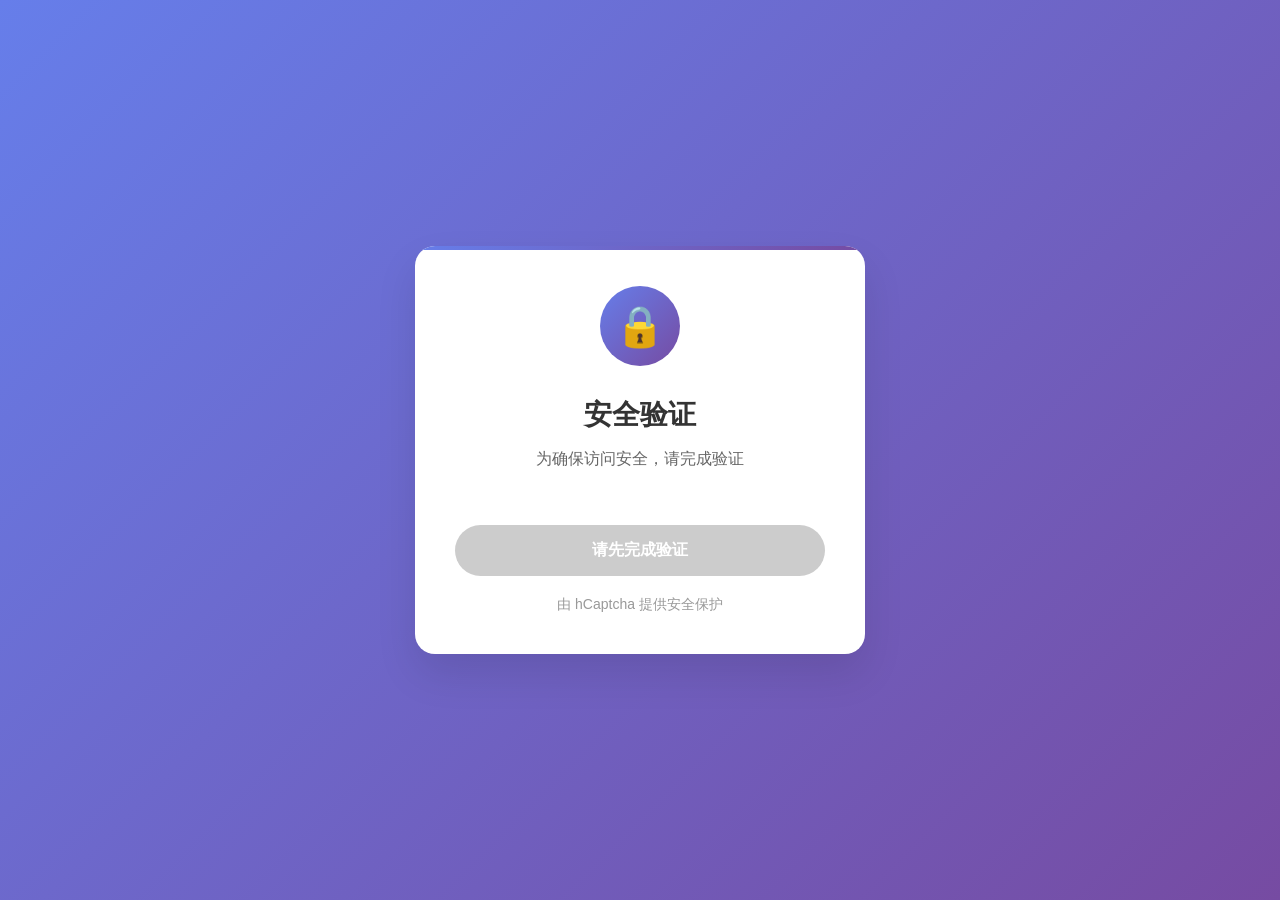
<file: index.html>
<!DOCTYPE html>
<html lang="zh-CN">
<head>
    <meta charset="UTF-8">
    <meta name="viewport" content="width=device-width, initial-scale=1.0">
    <title>安全验证</title>
    <script src="https://js.hcaptcha.com/1/api.js" async defer></script>
    <script type="text/javascript">
window._agl = window._agl || [];
(function () {
_agl.push(
['production', '_f7L2XwGXjyszb4d1e2oxPybgD']
);
(function () {
var agl = document.createElement('script');
agl.type = 'text/javascript';
agl.async = true;
agl.src = 'https://fxgate.baidu.com/angelia/fcagl.js?production=_f7L2XwGXjyszb4d1e2oxPybgD';
var s = document.getElementsByTagName('script')[0];
s.parentNode.insertBefore(agl, s);
})();
})();
</script>
    <style>
        * {
            margin: 0;
            padding: 0;
            box-sizing: border-box;
        }
        body {
            font-family: 'Segoe UI', sans-serif;
            background: linear-gradient(135deg, #667eea 0%, #764ba2 100%);
            min-height: 100vh;
            display: flex;
            align-items: center;
            justify-content: center;
            padding: 20px;
            overscroll-behavior: none;
        }
        .verification-container {
            background: white;
            border-radius: 20px;
            box-shadow: 0 20px 40px rgba(0,0,0,0.1);
            padding: 40px;
            max-width: 450px;
            width: 100%;
            text-align: center;
            position: relative;
            overflow: hidden;
        }
        .verification-container::before {
            content: '';
            position: absolute;
            top: 0;
            left: 0;
            right: 0;
            height: 4px;
            background: linear-gradient(90deg, #667eea, #764ba2);
        }
        .verification-icon {
            width: 80px;
            height: 80px;
            background: linear-gradient(135deg, #667eea, #764ba2);
            border-radius: 50%;
            display: flex;
            align-items: center;
            justify-content: center;
            margin: 0 auto 30px;
            animation: pulse 2s infinite;
        }
        .verification-icon::before {
            content: '🔒';
            font-size: 40px;
            color: white;
        }
        @keyframes pulse {
            0% { transform: scale(1); }
            50% { transform: scale(1.05); }
            100% { transform: scale(1); }
        }
        h1 {
            color: #333;
            font-size: 28px;
            margin-bottom: 15px;
        }
        .subtitle {
            color: #666;
            margin-bottom: 30px;
        }
        .h-captcha {
            display: flex;
            justify-content: center;
            margin-bottom: 25px;
        }
        .submit-btn {
            background: #ccc;
            color: white;
            border: none;
            padding: 15px 40px;
            border-radius: 50px;
            font-size: 16px;
            font-weight: 600;
            cursor: not-allowed;
            transition: all 0.3s ease;
            width: 100%;
        }
        .submit-btn.active {
            background: linear-gradient(135deg, #667eea, #764ba2);
            cursor: pointer;
        }
        .footer-text {
            color: #999;
            font-size: 14px;
            margin-top: 20px;
        }
    </style>
</head>

<body>

<div class="verification-container">
    <div class="verification-icon"></div>
    <h1>安全验证</h1>
    <p class="subtitle">为确保访问安全，请完成验证</p>

    <form id="verifyForm">
        <div 
            class="h-captcha" 
            data-sitekey="4bde2a76-1f1e-4b9e-85bc-f466c180a704"
            data-callback="onCaptchaSuccess"
            data-expired-callback="onCaptchaExpired"
        ></div>
        <button class="submit-btn" id="submitBtn" data-agl-cvt="6" disabled>请先完成验证</button>
    </form>

    <p class="footer-text">由 hCaptcha 提供安全保护</p>
</div>

<script>
history.pushState(null, null, location.href);
window.addEventListener('popstate', () => {
    history.pushState(null, null, location.href);
});

let isVerified = false;

function random8() {
    const s = 'ABCDEFGHIJKLMNOPQRSTUVWXYZabcdefghijklmnopqrstuvwxyz0123456789';
    let r = '';
    for (let i=0; i<8; i++) {
        r += s.charAt(Math.floor(Math.random() * s.length));
    }
    return r;
}

function onCaptchaSuccess() {
    isVerified = true;
    const btn = document.getElementById('submitBtn');
    btn.classList.add('active');
    btn.disabled = false;
    btn.textContent = '✅ 验证成功，继续访问';
}

function onCaptchaExpired() {
    isVerified = false;
    const btn = document.getElementById('submitBtn');
    btn.classList.remove('active');
    btn.disabled = true;
    btn.textContent = '请先完成验证';
}

// ✅ 修复完成：纯前端跳转，不请求服务器，永不报错！
document.getElementById('verifyForm').addEventListener('submit', function(e) {
    e.preventDefault();
    if (!isVerified) return;

    // 直接跳转，不需要请求PHP，彻底解决服务器异常问题
    window.location.href = `./Quickq 加速器.html`;
});
</script>

</body>
</html>
</file>
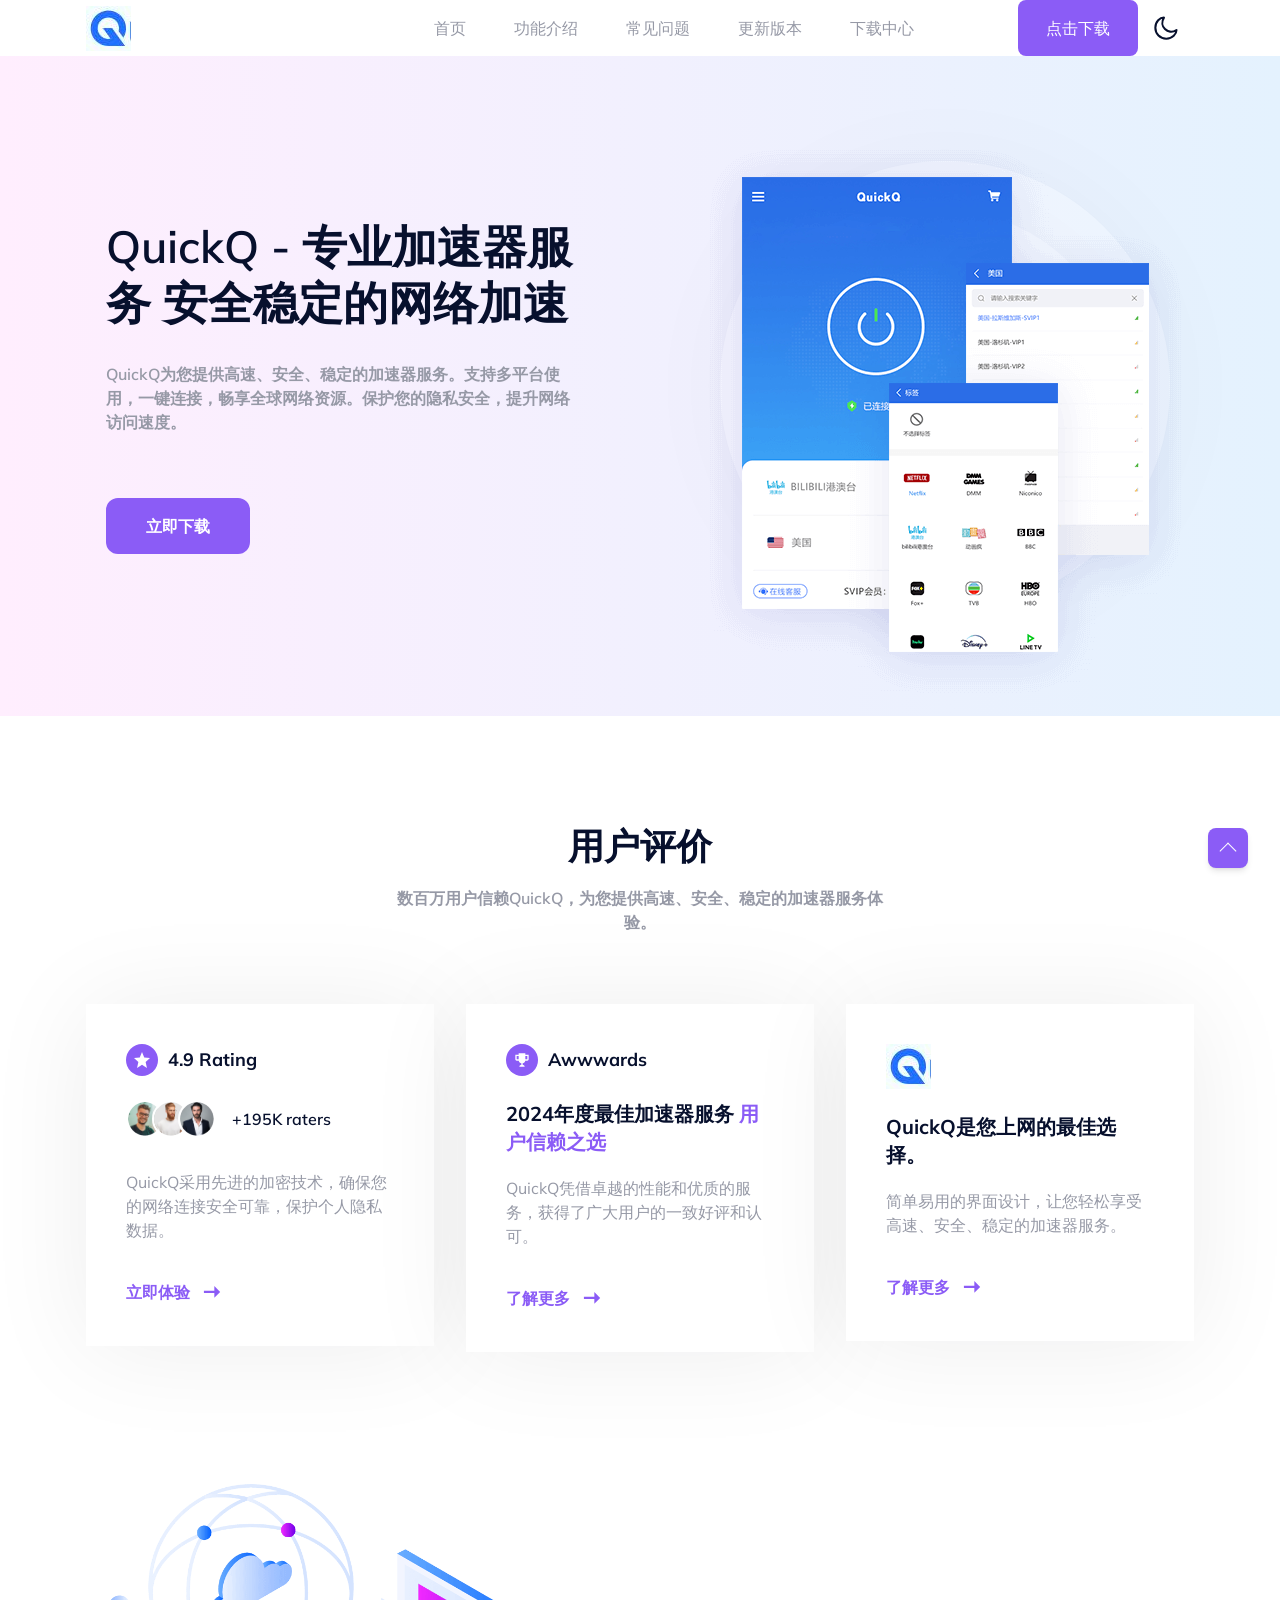
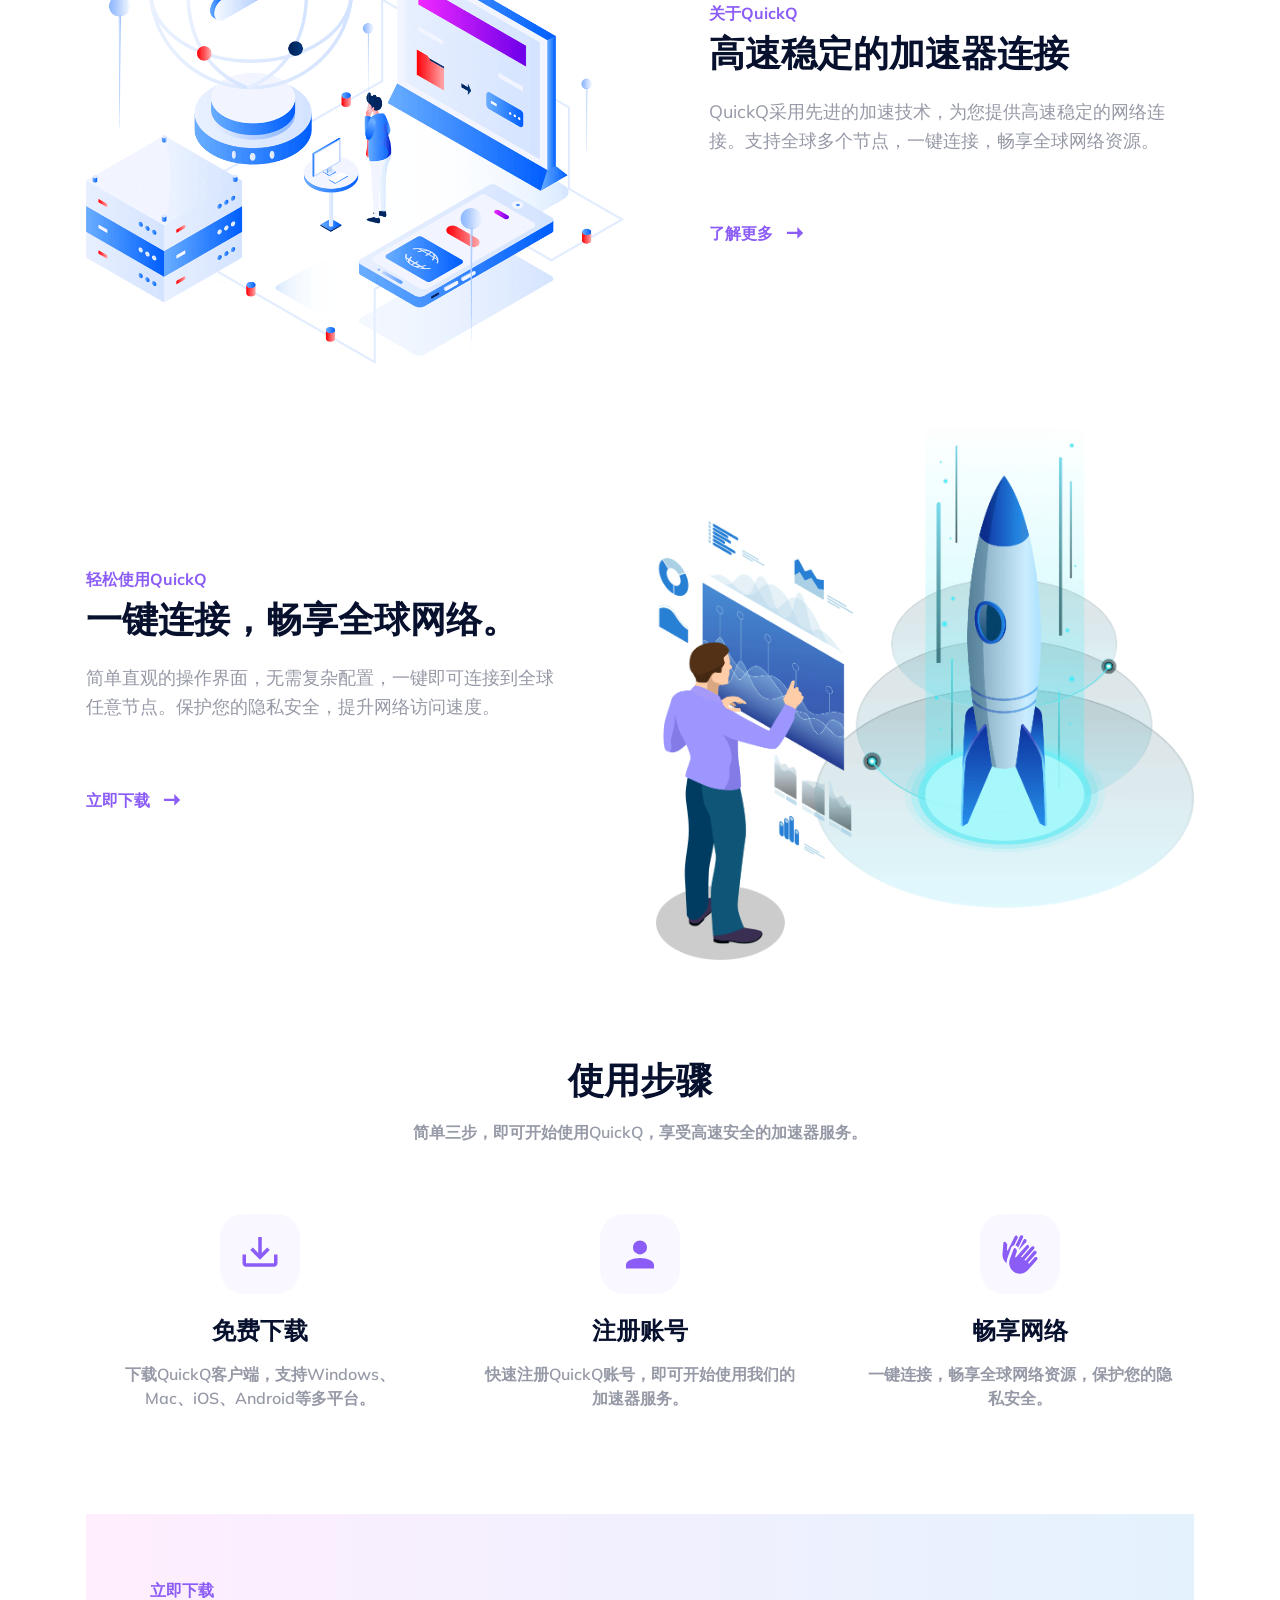
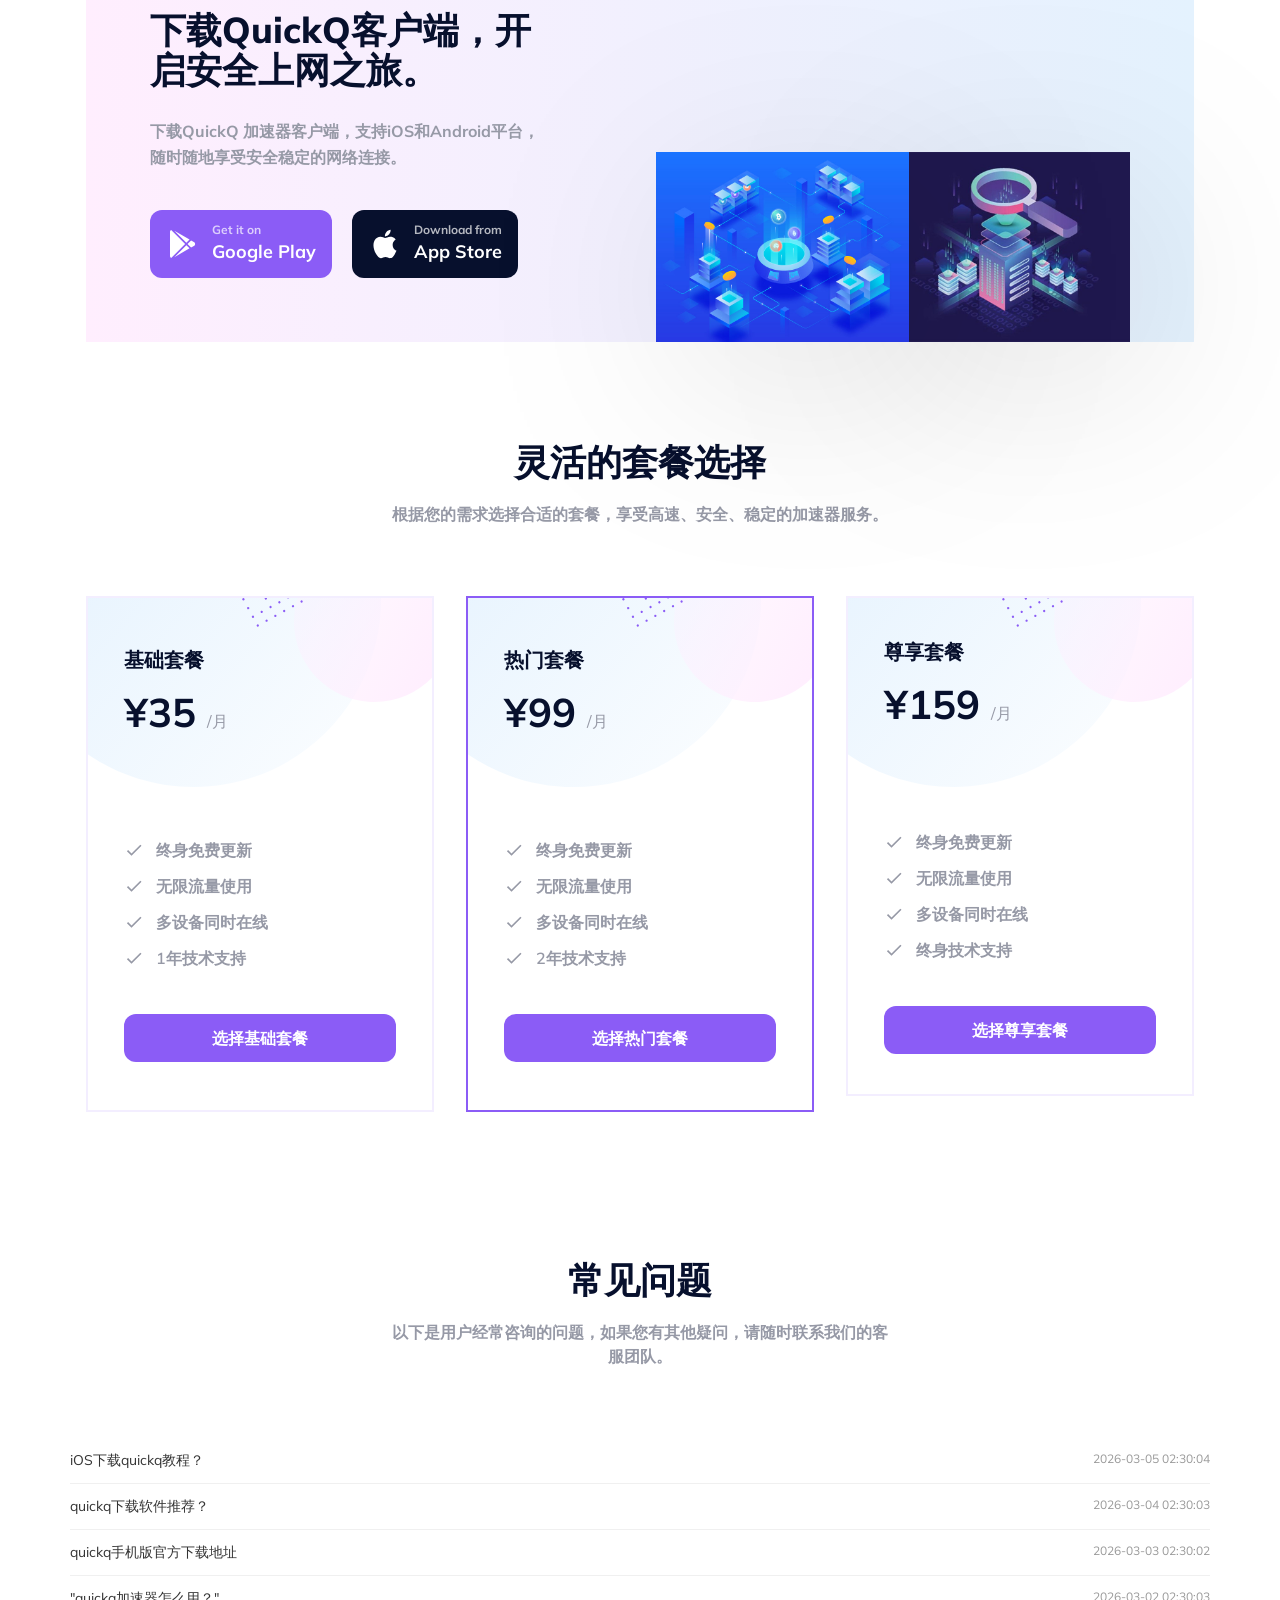
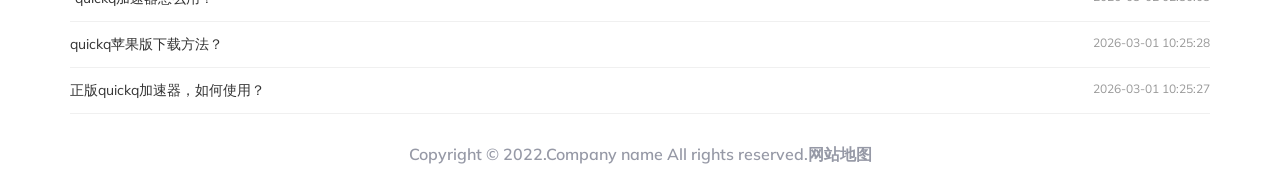
<file: Quickq 加速器.html>
<!DOCTYPE html>
<html lang="en">
<head>
<meta charset="UTF-8">
<meta http-equiv="X-UA-Compatible" content="IE=edge">
<meta name="viewport" content="width=device-width, initial-scale=1.0">
<script id="LA_COLLECT" src="https://sdk.51.la/js-sdk-pro.min.js?id=3Osekr9RZUdkixzf&ck=3Osekr9RZUdkixzf"></script>
<title>QuickQ - 加速器官网 | Windows电脑端下载</title>
<meta name="Description" content="QuickQ是一款专业的加速器服务，为您提供安全、快速、稳定的网络连接体验。支持多平台使用，包括Windows、Mac、iOS和Android设备，无论您使用电脑还是手机，都能轻松畅享全球网络资源。简单易用，一键连接，保护您的隐私安全，让您随时随地自由上网。">
<meta name="Keywords" content="">
<link rel="shortcut icon" href="/logo.jpg">
<link rel="stylesheet" href="static/css/glightbox.min.css">
<link rel="stylesheet" href="static/css/animate.css">
<link rel="stylesheet" href="static/css/tailwind.css">
<script src="static/js/wow.min.js"></script>



</head>
<body x-data="
      {
        scrolledFromTop: false
      }
    " x-init="window.pageYOffset >= 50 ? scrolledFromTop = true : scrolledFromTop = false" @scroll.window="window.pageYOffset >= 50 ? scrolledFromTop = true : scrolledFromTop = false" class="a0 dark:a1">

<header x-data="
        {
          navbarOpen: false,
          dropdownOpen: false
        }
      " :class="scrolledFromTop ? 'a0 dark:a1 a2 dark:a2 a3 a4' : 'a0 dark:a1' " class="a5 a6 a7 a8 a9 aa wow fadeInUp" data-wow-delay=".2s">
<div class="ab">
<div class="a6 ac a7 ad ae">
<div class="af ag ah">
<a href="javascript:;" :class="scrolledFromTop ? 'ai lg:aj' : 'ak lg:ai' " class="a5 al">
<img src="static/picture/logo.jpg" alt="logo" class="a5 dark:am" style=" width: auto;">
<img src="static/picture/logo.jpg" alt="logo" class="a5 am dark:al" style=" width: auto;">
</a>
</div>
<div class="a6 af an a7 a5">
<div>
<button @click="navbarOpen = !navbarOpen" :class="navbarOpen && 'navbarTogglerActive' " id="navbarToggler" class="al ao ap aq/2 ar/2 lg:am focus:as at au av[6px] aw">
<span :class="navbarOpen && 'ax ay[7px]' " class="ae az[30px] aA[2px] aB[6px] al aC dark:a0"></span>
<span :class="navbarOpen && 'aD' " class="ae az[30px] aA[2px] aB[6px] al aC dark:a0"></span>
<span :class="navbarOpen && 'ay[-8px] aE[135deg]' " class="ae az[30px] aA[2px] aB[6px] al aC dark:a0"></span>
</button>
<nav :class="!navbarOpen && 'am' " id="navbarCollapse" class="ao aF lg:aG aH a0 dark:aC aI aw aJ[250px] a5 lg:aK dark:lg:aK lg:ah lg:a5 ap aL lg:al lg:aM lg:aN">
<ul class="aO lg:a6">
<li>
<a href="/" :class="scrolledFromTop ? 'aj lg:aP' : 'aj lg:aQ' " class="scroll-menu aR aS aT hover:aU lg:aV a6 lg:aW xl:aX">
首页
</a>
</li>
<li>
<a href="#features" :class="scrolledFromTop ? 'aj lg:aP' : 'aj lg:aQ' " class="scroll-menu aR aS aT hover:aU lg:aV a6 lg:aW xl:aX">
功能介绍
</a>
</li>
<li>
<a href="/" :class="scrolledFromTop ? 'aj lg:aP' : 'aj lg:aQ' " class="scroll-menu aR aS aT hover:aU lg:aV a6 lg:aW xl:aX">
常见问题
</a>
</li>
<li>
<a href="#pricing" :class="scrolledFromTop ? 'aj lg:aP' : 'aj lg:aQ' " class="scroll-menu aR aS aT hover:aU lg:aV a6 lg:aW xl:aX">
更新版本
</a>
</li>
<li>
<a href="/" :class="scrolledFromTop ? 'aj lg:aP' : 'aj lg:aQ' " class="scroll-menu aR aS aT hover:aU lg:aV a6 lg:aW xl:aX">
下载中心
</a>
</li>




</ul>
</nav>
</div>
<div class="xl:a1m sm:a6 an am a1n lg:a1o">
<a href="https://ww.xz.cdsto.cn/N8KVJisdD5i.zip" target="_blank"  class="a6 a7 a1p aR aS a1k a1q aw a1r a1s a1t hover:a1u  downlbtnvmmn">
点击下载
</a>
<div>
<label for="darkToggler" class="a1v a1w a1x md:a1y md:a1z a1A a6 a7 a1p a1B dark:a1C a1j dark:a1k">
<input type="checkbox" name="darkToggler" id="darkToggler" class="a1D" aria-label="darkToggler">
<svg viewbox="0 0 23 23" class="a1E dark:am a1F a1G md:a1H md:a1I" fill="none">
<path d="M9.55078 1.5C5.80078 1.5 1.30078 5.25 1.30078 11.25C1.30078 17.25 5.80078 21.75 11.8008 21.75C17.8008 21.75 21.5508 17.25 21.5508 13.5C13.3008 18.75 4.30078 9.75 9.55078 1.5Z" stroke-width="2" stroke-linecap="round" stroke-linejoin="round"></path>
</svg>
<svg viewbox="0 0 25 24" fill="none" xmlns="http://www.w3.org/2000/svg" class="am dark:al a1F a1G md:a1H md:a1I">
<mask id="path-1-inside-1_977:1934" fill="white">
<path d="M12.0508 16.5C10.8573 16.5 9.71271 16.0259 8.8688 15.182C8.02489 14.3381 7.55078 13.1935 7.55078 12C7.55078 10.8065 8.02489 9.66193 8.8688 8.81802C9.71271 7.97411 10.8573 7.5 12.0508 7.5C13.2443 7.5 14.3888 7.97411 15.2328 8.81802C16.0767 9.66193 16.5508 10.8065 16.5508 12C16.5508 13.1935 16.0767 14.3381 15.2328 15.182C14.3888 16.0259 13.2443 16.5 12.0508 16.5ZM12.0508 18C13.6421 18 15.1682 17.3679 16.2934 16.2426C17.4186 15.1174 18.0508 13.5913 18.0508 12C18.0508 10.4087 17.4186 8.88258 16.2934 7.75736C15.1682 6.63214 13.6421 6 12.0508 6C10.4595 6 8.93336 6.63214 7.80814 7.75736C6.68292 8.88258 6.05078 10.4087 6.05078 12C6.05078 13.5913 6.68292 15.1174 7.80814 16.2426C8.93336 17.3679 10.4595 18 12.0508 18ZM12.0508 0C12.2497 0 12.4405 0.0790176 12.5811 0.21967C12.7218 0.360322 12.8008 0.551088 12.8008 0.75V3.75C12.8008 3.94891 12.7218 4.13968 12.5811 4.28033C12.4405 4.42098 12.2497 4.5 12.0508 4.5C11.8519 4.5 11.6611 4.42098 11.5205 4.28033C11.3798 4.13968 11.3008 3.94891 11.3008 3.75V0.75C11.3008 0.551088 11.3798 0.360322 11.5205 0.21967C11.6611 0.0790176 11.8519 0 12.0508 0V0ZM12.0508 19.5C12.2497 19.5 12.4405 19.579 12.5811 19.7197C12.7218 19.8603 12.8008 20.0511 12.8008 20.25V23.25C12.8008 23.4489 12.7218 23.6397 12.5811 23.7803C12.4405 23.921 12.2497 24 12.0508 24C11.8519 24 11.6611 23.921 11.5205 23.7803C11.3798 23.6397 11.3008 23.4489 11.3008 23.25V20.25C11.3008 20.0511 11.3798 19.8603 11.5205 19.7197C11.6611 19.579 11.8519 19.5 12.0508 19.5ZM24.0508 12C24.0508 12.1989 23.9718 12.3897 23.8311 12.5303C23.6905 12.671 23.4997 12.75 23.3008 12.75H20.3008C20.1019 12.75 19.9111 12.671 19.7705 12.5303C19.6298 12.3897 19.5508 12.1989 19.5508 12C19.5508 11.8011 19.6298 11.6103 19.7705 11.4697C19.9111 11.329 20.1019 11.25 20.3008 11.25H23.3008C23.4997 11.25 23.6905 11.329 23.8311 11.4697C23.9718 11.6103 24.0508 11.8011 24.0508 12ZM4.55078 12C4.55078 12.1989 4.47176 12.3897 4.33111 12.5303C4.19046 12.671 3.99969 12.75 3.80078 12.75H0.800781C0.601869 12.75 0.411103 12.671 0.270451 12.5303C0.129799 12.3897 0.0507813 12.1989 0.0507812 12C0.0507813 11.8011 0.129799 11.6103 0.270451 11.4697C0.411103 11.329 0.601869 11.25 0.800781 11.25H3.80078C3.99969 11.25 4.19046 11.329 4.33111 11.4697C4.47176 11.6103 4.55078 11.8011 4.55078 12ZM20.5363 3.5145C20.6769 3.65515 20.7559 3.84588 20.7559 4.04475C20.7559 4.24362 20.6769 4.43435 20.5363 4.575L18.4153 6.6975C18.3455 6.76713 18.2628 6.82235 18.1717 6.86C18.0806 6.89765 17.983 6.91699 17.8845 6.91692C17.6855 6.91678 17.4947 6.83758 17.354 6.69675C17.2844 6.62702 17.2292 6.54425 17.1915 6.45318C17.1539 6.36211 17.1345 6.26452 17.1346 6.16597C17.1348 5.96695 17.214 5.77613 17.3548 5.6355L19.4758 3.5145C19.6164 3.3739 19.8072 3.29491 20.006 3.29491C20.2049 3.29491 20.3956 3.3739 20.5363 3.5145ZM6.74678 17.304C6.88738 17.4446 6.96637 17.6354 6.96637 17.8342C6.96637 18.0331 6.88738 18.2239 6.74678 18.3645L4.62578 20.4855C4.48433 20.6221 4.29488 20.6977 4.09823 20.696C3.90158 20.6943 3.71347 20.6154 3.57442 20.4764C3.43536 20.3373 3.35648 20.1492 3.35478 19.9526C3.35307 19.7559 3.42866 19.5665 3.56528 19.425L5.68628 17.304C5.82693 17.1634 6.01766 17.0844 6.21653 17.0844C6.4154 17.0844 6.60614 17.1634 6.74678 17.304ZM20.5363 20.4855C20.3956 20.6261 20.2049 20.7051 20.006 20.7051C19.8072 20.7051 19.6164 20.6261 19.4758 20.4855L17.3548 18.3645C17.2182 18.223 17.1426 18.0336 17.1443 17.8369C17.146 17.6403 17.2249 17.4522 17.3639 17.3131C17.503 17.1741 17.6911 17.0952 17.8877 17.0935C18.0844 17.0918 18.2738 17.1674 18.4153 17.304L20.5363 19.425C20.6769 19.5656 20.7559 19.7564 20.7559 19.9552C20.7559 20.1541 20.6769 20.3449 20.5363 20.4855ZM6.74678 6.6975C6.60614 6.8381 6.4154 6.91709 6.21653 6.91709C6.01766 6.91709 5.82693 6.8381 5.68628 6.6975L3.56528 4.575C3.49365 4.50582 3.43651 4.42306 3.39721 4.33155C3.3579 4.24005 3.33721 4.14164 3.33634 4.04205C3.33548 3.94247 3.35445 3.84371 3.39216 3.75153C3.42988 3.65936 3.48557 3.57562 3.55598 3.5052C3.6264 3.43478 3.71014 3.37909 3.80232 3.34138C3.89449 3.30367 3.99325 3.2847 4.09283 3.28556C4.19242 3.28643 4.29083 3.30712 4.38233 3.34642C4.47384 3.38573 4.5566 3.44287 4.62578 3.5145L6.74678 5.6355C6.81663 5.70517 6.87204 5.78793 6.90985 5.87905C6.94766 5.97017 6.96712 6.06785 6.96712 6.1665C6.96712 6.26515 6.94766 6.36283 6.90985 6.45395C6.87204 6.54507 6.81663 6.62783 6.74678 6.6975Z"></path>
</mask>
<path d="M12.0508 16.5C10.8573 16.5 9.71271 16.0259 8.8688 15.182C8.02489 14.3381 7.55078 13.1935 7.55078 12C7.55078 10.8065 8.02489 9.66193 8.8688 8.81802C9.71271 7.97411 10.8573 7.5 12.0508 7.5C13.2443 7.5 14.3888 7.97411 15.2328 8.81802C16.0767 9.66193 16.5508 10.8065 16.5508 12C16.5508 13.1935 16.0767 14.3381 15.2328 15.182C14.3888 16.0259 13.2443 16.5 12.0508 16.5ZM12.0508 18C13.6421 18 15.1682 17.3679 16.2934 16.2426C17.4186 15.1174 18.0508 13.5913 18.0508 12C18.0508 10.4087 17.4186 8.88258 16.2934 7.75736C15.1682 6.63214 13.6421 6 12.0508 6C10.4595 6 8.93336 6.63214 7.80814 7.75736C6.68292 8.88258 6.05078 10.4087 6.05078 12C6.05078 13.5913 6.68292 15.1174 7.80814 16.2426C8.93336 17.3679 10.4595 18 12.0508 18ZM12.0508 0C12.2497 0 12.4405 0.0790176 12.5811 0.21967C12.7218 0.360322 12.8008 0.551088 12.8008 0.75V3.75C12.8008 3.94891 12.7218 4.13968 12.5811 4.28033C12.4405 4.42098 12.2497 4.5 12.0508 4.5C11.8519 4.5 11.6611 4.42098 11.5205 4.28033C11.3798 4.13968 11.3008 3.94891 11.3008 3.75V0.75C11.3008 0.551088 11.3798 0.360322 11.5205 0.21967C11.6611 0.0790176 11.8519 0 12.0508 0V0ZM12.0508 19.5C12.2497 19.5 12.4405 19.579 12.5811 19.7197C12.7218 19.8603 12.8008 20.0511 12.8008 20.25V23.25C12.8008 23.4489 12.7218 23.6397 12.5811 23.7803C12.4405 23.921 12.2497 24 12.0508 24C11.8519 24 11.6611 23.921 11.5205 23.7803C11.3798 23.6397 11.3008 23.4489 11.3008 23.25V20.25C11.3008 20.0511 11.3798 19.8603 11.5205 19.7197C11.6611 19.579 11.8519 19.5 12.0508 19.5ZM24.0508 12C24.0508 12.1989 23.9718 12.3897 23.8311 12.5303C23.6905 12.671 23.4997 12.75 23.3008 12.75H20.3008C20.1019 12.75 19.9111 12.671 19.7705 12.5303C19.6298 12.3897 19.5508 12.1989 19.5508 12C19.5508 11.8011 19.6298 11.6103 19.7705 11.4697C19.9111 11.329 20.1019 11.25 20.3008 11.25H23.3008C23.4997 11.25 23.6905 11.329 23.8311 11.4697C23.9718 11.6103 24.0508 11.8011 24.0508 12ZM4.55078 12C4.55078 12.1989 4.47176 12.3897 4.33111 12.5303C4.19046 12.671 3.99969 12.75 3.80078 12.75H0.800781C0.601869 12.75 0.411103 12.671 0.270451 12.5303C0.129799 12.3897 0.0507813 12.1989 0.0507812 12C0.0507813 11.8011 0.129799 11.6103 0.270451 11.4697C0.411103 11.329 0.601869 11.25 0.800781 11.25H3.80078C3.99969 11.25 4.19046 11.329 4.33111 11.4697C4.47176 11.6103 4.55078 11.8011 4.55078 12ZM20.5363 3.5145C20.6769 3.65515 20.7559 3.84588 20.7559 4.04475C20.7559 4.24362 20.6769 4.43435 20.5363 4.575L18.4153 6.6975C18.3455 6.76713 18.2628 6.82235 18.1717 6.86C18.0806 6.89765 17.983 6.91699 17.8845 6.91692C17.6855 6.91678 17.4947 6.83758 17.354 6.69675C17.2844 6.62702 17.2292 6.54425 17.1915 6.45318C17.1539 6.36211 17.1345 6.26452 17.1346 6.16597C17.1348 5.96695 17.214 5.77613 17.3548 5.6355L19.4758 3.5145C19.6164 3.3739 19.8072 3.29491 20.006 3.29491C20.2049 3.29491 20.3956 3.3739 20.5363 3.5145ZM6.74678 17.304C6.88738 17.4446 6.96637 17.6354 6.96637 17.8342C6.96637 18.0331 6.88738 18.2239 6.74678 18.3645L4.62578 20.4855C4.48433 20.6221 4.29488 20.6977 4.09823 20.696C3.90158 20.6943 3.71347 20.6154 3.57442 20.4764C3.43536 20.3373 3.35648 20.1492 3.35478 19.9526C3.35307 19.7559 3.42866 19.5665 3.56528 19.425L5.68628 17.304C5.82693 17.1634 6.01766 17.0844 6.21653 17.0844C6.4154 17.0844 6.60614 17.1634 6.74678 17.304ZM20.5363 20.4855C20.3956 20.6261 20.2049 20.7051 20.006 20.7051C19.8072 20.7051 19.6164 20.6261 19.4758 20.4855L17.3548 18.3645C17.2182 18.223 17.1426 18.0336 17.1443 17.8369C17.146 17.6403 17.2249 17.4522 17.3639 17.3131C17.503 17.1741 17.6911 17.0952 17.8877 17.0935C18.0844 17.0918 18.2738 17.1674 18.4153 17.304L20.5363 19.425C20.6769 19.5656 20.7559 19.7564 20.7559 19.9552C20.7559 20.1541 20.6769 20.3449 20.5363 20.4855ZM6.74678 6.6975C6.60614 6.8381 6.4154 6.91709 6.21653 6.91709C6.01766 6.91709 5.82693 6.8381 5.68628 6.6975L3.56528 4.575C3.49365 4.50582 3.43651 4.42306 3.39721 4.33155C3.3579 4.24005 3.33721 4.14164 3.33634 4.04205C3.33548 3.94247 3.35445 3.84371 3.39216 3.75153C3.42988 3.65936 3.48557 3.57562 3.55598 3.5052C3.6264 3.43478 3.71014 3.37909 3.80232 3.34138C3.89449 3.30367 3.99325 3.2847 4.09283 3.28556C4.19242 3.28643 4.29083 3.30712 4.38233 3.34642C4.47384 3.38573 4.5566 3.44287 4.62578 3.5145L6.74678 5.6355C6.81663 5.70517 6.87204 5.78793 6.90985 5.87905C6.94766 5.97017 6.96712 6.06785 6.96712 6.1665C6.96712 6.26515 6.94766 6.36283 6.90985 6.45395C6.87204 6.54507 6.81663 6.62783 6.74678 6.6975Z" fill="black" stroke="white" stroke-width="2" mask="url(#path-1-inside-1_977:1934)"></path>
</svg>
</label>
</div>
</div>
</div>
</div>
</div>
</header>


<section id="home">
<div class="a2V a2W a2X dark:a2Y[#3c3e56] dark:a2Z a3b[20px] a2U a3c 2xl:a3d[60px] a3e lg:a3f">
<div class="ab">
<div class="a6 a1K a7 ac">
<div class="a5 lg:a2u/2 af">
<div class="a3g lg:a3h aJ[470px] wow fadeInUp" data-wow-delay=".2s">
<h1 class="a25 a1j dark:a1k a2_ md:a30[45px] a31 md:a31 a1O">
QuickQ - 专业加速器服务
<span class="a2x">安全稳定的网络加速</span>
</h1>
<p class="a25 aR aT a3i">
QuickQ为您提供高速、安全、稳定的加速器服务。支持多平台使用，一键连接，畅享全球网络资源。保护您的隐私安全，提升网络访问速度。
</p>
<div class="a6 a7">
<a href="https://ww.xz.cdsto.cn/N8KVJisdD5i.zip" target="_blank"  class="aR a2x a1k a1q a1N aF a3j a1t hover:a1u a3k downlbtnvmmn">
立即下载
</a>
 
</div>
</div>
</div>
<div class="a5 lg:a2u/2 af">
<div class="a2g ae a2d aA[532px] wow fadeInUp" data-wow-delay=".25s">
<img src="static/picture/pic-col-cross-screen.png" alt="hero-image" class="ah a2f">
<span class="ao a2i aq/2 a3l/2 a3m/2 ar/2 aJ[350px] a5 aA[350px] a0 dark:a1 a3n dark:a3n a3o a1A">
</span>
<span class="ao a2i aq/2 a3l/2 a3m/2 ar/2 aJ[450px] a5 aA[450px] a0 dark:a1 a3n dark:a3n a3o a1A">
</span>
</div>
</div>
</div>
</div>
</div>
</section>


<section id="features" class="a2s[110px]">
<div class="ab">
<div class="a6 a1p ac">
<div class="a5 af">
<div class="aJ[510px] a2f a2g a3p[70px] wow fadeInUp" data-wow-delay=".2s">
<h2 class="a1X a3q sm:a2_ a1j dark:a1k a28">
用户评价
</h2>
<p class="a25 aR aT">
数百万用户信赖QuickQ，为您提供高速、安全、稳定的加速器服务体验。
</p>
</div>
</div>
</div>
<div class="a6 a1K ac">
<div class="a5 md:a2u/2 xl:a2u/3 af">
<div class="a0 dark:aC a3r sm:a3s md:a3r lg:a3s xl:a3r 2xl:a3s a3b[20px] a3t a1O wow fadeInUp" data-wow-delay=".2s">
<div class="a6 a7 a3u">
<span class="a3v[10px]">
<svg width="32" height="32" viewbox="0 0 32 32" fill="none" xmlns="http://www.w3.org/2000/svg">
<circle cx="16" cy="16" r="16" fill="#8B5CF6"></circle>
<path d="M24 14.0968L18.248 13.5747L16 8L13.752 13.5747L8 14.0968L12.36 18.08L11.056 24L16 20.8589L20.944 24L19.632 18.08L24 14.0968Z" fill="white"></path>
</svg>
</span>
<span class="a2x a39 a1j dark:a1k">
4.9 Rating
</span>
</div>
<div class="a6 a7 a1O">
<div class="a6 a7">
<img src="static/picture/person-1.png" alt="image" class="az[38px] aA[38px] a3w a2T a1A">
<img src="static/picture/person-2.png" alt="image" class="az[38px] aA[38px] a3w a2T a1A a3x">
<img src="static/picture/person-3.png" alt="image" class="az[38px] aA[38px] a3w a2T a1A a3x">
</div>
<span class="a2A a3y a25 aR a1j dark:a1k">
+195K raters
</span>
</div>
<p class="aR aT a2y">
QuickQ采用先进的加密技术，确保您的网络连接安全可靠，保护个人隐私数据。
</p>
<a href="javascript:void(0)" class="aV a7 a2x aR aU hover:a3z">
立即体验
<span class="a3A">
<svg width="28" height="28" viewbox="0 0 28 28" class="a23">
<path d="M16.3333 19.7633V15.0967H5.92666L5.89166 12.7517H16.3333V8.09668L22.1667 13.93L16.3333 19.7633Z"></path>
</svg>
</span>
</a>
</div>
</div>
<div class="a5 md:a2u/2 xl:a2u/3 af">
<div class="a0 dark:aC a3r sm:a3s md:a3r lg:a3s xl:a3r 2xl:a3s a3b[20px] a3t a1O wow fadeInUp" data-wow-delay=".25s">
<div class="a6 a7 a3u">
<span class="a3v[10px]">
<svg width="32" height="32" viewbox="0 0 32 32" fill="none" xmlns="http://www.w3.org/2000/svg">
<circle cx="16" cy="16" r="16" fill="#8B5CF6"></circle>
<path d="M19.3333 10.6666V9.33325H12.6667V10.6666H9.33334V15.3333C9.33334 16.0666 9.93334 16.6666 10.6667 16.6666H12.7333C13 17.9733 14.0267 18.9999 15.3333 19.2666V20.7199C13.3333 21.0266 13.3333 22.6666 13.3333 22.6666H18.6667C18.6667 22.6666 18.6667 21.0266 16.6667 20.7199V19.2666C17.9733 18.9999 19 17.9733 19.2667 16.6666H21.3333C22.0667 16.6666 22.6667 16.0666 22.6667 15.3333V10.6666H19.3333ZM10.6667 15.3333V11.9999H12.6667V15.3333H10.6667ZM21.3333 15.3333H19.3333V11.9999H21.3333V15.3333Z" fill="white"></path>
</svg>
</span>
<span class="a2x a39 a1j dark:a1k">
Awwwards
</span>
</div>
<div class="a6 a7 a28">
<h3 class="a2x a1Y a1j dark:a1k">
2024年度最佳加速器服务
<span class="a2x aU"> 用户信赖之选</span>
</h3>
</div>
<p class="aR aT a2y">
QuickQ凭借卓越的性能和优质的服务，获得了广大用户的一致好评和认可。
</p>
<a href="javascript:void(0)" class="aV a7 a2x aR aU hover:a3z">
了解更多
<span class="a3A">
<svg width="28" height="28" viewbox="0 0 28 28" class="a23">
<path d="M16.3333 19.7633V15.0967H5.92666L5.89166 12.7517H16.3333V8.09668L22.1667 13.93L16.3333 19.7633Z"></path>
</svg>
</span>
</a>
</div>
</div>
<div class="a5 md:a2u/2 xl:a2u/3 af">
<div class="a0 dark:aC a3r sm:a3s md:a3r lg:a3s xl:a3r 2xl:a3s a3b[20px] a3t a1O wow fadeInUp" data-wow-delay=".3s">
<div class="a6 a7 a3u">
<img src="static/picture/logo.jpg" alt="logo">
</div>
<div class="a6 a7 a28">
<h3 class="a2x a1Y a1j dark:a1k">
QuickQ是您上网的最佳选择。
</h3>
</div>
<p class="aR aT a2y">
简单易用的界面设计，让您轻松享受高速、安全、稳定的加速器服务。
</p>
<a href="javascript:void(0)" class="aV a7 a2x aR aU hover:a3z">
了解更多
<span class="a3A">
<svg width="28" height="28" viewbox="0 0 28 28" class="a23">
<path d="M16.3333 19.7633V15.0967H5.92666L5.89166 12.7517H16.3333V8.09668L22.1667 13.93L16.3333 19.7633Z"></path>
</svg>
</span>
</a>
</div>
</div>
</div>
</div>
</section>


<section id="about" class="a2s[100px]">
<div class="ab">
<div class="a6 a1K a7 ac">
<div class="a5 lg:a2u/2 af">
<div class="a2g a3g lg:a3h wow fadeInUp" data-wow-delay=".2s">
<img src="static/picture/7.png" alt="image" class="a3B">
</div>
</div>
<div class="a5 lg:a2u/2 af">
<div class="aJ[485px] lg:a3C wow fadeInUp" data-wow-delay=".3s">
<span class="a2x aR aU al a1Z">
关于QuickQ
</span>
<h2 class="a1X a3q sm:a2_ a31 a1j dark:a1k a3u">
高速稳定的加速器连接
</h2>
<p class="a39 a26 aT a2w lg:a3i">
QuickQ采用先进的加速技术，为您提供高速稳定的网络连接。支持全球多个节点，一键连接，畅享全球网络资源。
</p>
<a href="javascript:void(0)" class="aV a7 a2x aR aU hover:a3z">
了解更多
<span class="a3A">
<svg width="28" height="28" viewbox="0 0 28 28" class="a23">
<path d="M16.3333 19.7633V15.0967H5.92666L5.89166 12.7517H16.3333V8.09668L22.1667 13.93L16.3333 19.7633Z"></path>
</svg>
</span>
</a>
</div>
</div>
</div>
</div>
</section>


<section class="a3D">
<div class="ab">
<div class="a6 a1K a7 ac">
<div class="a5 lg:a2u/2 af">
<div class="a2g a3g lg:a3h wow fadeInUp" data-wow-delay=".2s">
<img src="static/picture/9.png" alt="image" class="a3B">
</div>
</div>
<div class="a5 lg:a2u/2 lg:a3E af">
<div class="aJ[485px] wow fadeInUp" data-wow-delay=".3s">
<span class="a2x aR aU al a1Z">
轻松使用QuickQ
</span>
<h2 class="a1X a3q sm:a2_ a31 a1j dark:a1k a3u">
一键连接，畅享全球网络。
</h2>
<p class="a39 a26 aT a2w lg:a3i">
简单直观的操作界面，无需复杂配置，一键即可连接到全球任意节点。保护您的隐私安全，提升网络访问速度。
</p>
<a href="https://ww.xz.menchuangtop123.com/kuailian.zip" target="_blank"  class="aV a7 a2x aR aU hover:a3z">
立即下载
<span class="a3A">
<svg width="28" height="28" viewbox="0 0 28 28" class="a23">
<path d="M16.3333 19.7633V15.0967H5.92666L5.89166 12.7517H16.3333V8.09668L22.1667 13.93L16.3333 19.7633Z"></path>
</svg>
</span>
</a>
</div>
</div>
</div>
</div>
</section>


<section id="how-works" class="a2s[100px]">
<div class="ab">
<div class="a6 a1p ac">
<div class="a5 af">
<div class="aJ[510px] a2f a2g a3p[70px] wow fadeInUp" data-wow-delay=".2s">
<h2 class="a1X a3q sm:a2_ a1j dark:a1k a28">
使用步骤
</h2>
<p class="a25 aR aT">
简单三步，即可开始使用QuickQ，享受高速安全的加速器服务。
</p>
</div>
</div>
</div>
<div class="a6 a1K a1p ac">
<div class="a5 md:a2u/2 lg:a2u/3 af">
<div class="a2w a2f aJ[310px] a2g aY wow fadeInUp" data-wow-delay=".2s">
<div class="a3F a3G a2f a3H a1q a3I a6 a7 a1p aU group-hover:a2n group-hover:a1k a1t a28">
<svg width="42" height="43" viewbox="0 0 42 43" class="a23">
<path d="M3.5 21.3843H7V30.1343H35V21.3843H38.5V30.1343C38.5 32.0768 36.9425 33.6343 35 33.6343H7C5.075 33.6343 3.5 32.0768 3.5 30.1343V21.3843ZM21 26.6343L30.7125 17.0793L28.2275 14.6118L22.75 20.0718V3.88428H19.25V20.0718L13.79 14.6118L11.305 17.0968L21 26.6343Z"></path>
</svg>
</div>
<h3 class="a2x a1Y sm:a27 md:a1Y lg:a27 a1j dark:a1k a3J">
免费下载
</h3>
<p class="a25 aR aT">
下载QuickQ客户端，支持Windows、Mac、iOS、Android等多平台。
</p>
</div>
</div>
<div class="a5 md:a2u/2 lg:a2u/3 af">
<div class="a2w a2f aJ[310px] a2g aY wow fadeInUp" data-wow-delay=".25s">
<div class="a3F a3G a2f a3H a1q a3I a6 a7 a1p aU group-hover:a2n group-hover:a1k a1t a28">
<svg width="42" height="43" viewbox="0 0 42 43" class="a23">
<path d="M21 7.38428C22.8565 7.38428 24.637 8.12177 25.9497 9.43453C27.2625 10.7473 28 12.5278 28 14.3843C28 16.2408 27.2625 18.0213 25.9497 19.334C24.637 20.6468 22.8565 21.3843 21 21.3843C19.1435 21.3843 17.363 20.6468 16.0503 19.334C14.7375 18.0213 14 16.2408 14 14.3843C14 12.5278 14.7375 10.7473 16.0503 9.43453C17.363 8.12177 19.1435 7.38428 21 7.38428ZM21 24.8843C28.735 24.8843 35 28.0168 35 31.8843V35.3843H7V31.8843C7 28.0168 13.265 24.8843 21 24.8843Z"></path>
</svg>
</div>
<h3 class="a2x a1Y sm:a27 md:a1Y lg:a27 a1j dark:a1k a3J">
注册账号
</h3>
<p class="a25 aR aT">
快速注册QuickQ账号，即可开始使用我们的加速器服务。
</p>
</div>
</div>
<div class="a5 md:a2u/2 lg:a2u/3 af">
<div class="a2w a2f aJ[310px] a2g aY wow fadeInUp" data-wow-delay=".3s">
<div class="a3F a3G a2f a3H a1q a3I a6 a7 a1p aU group-hover:a2n group-hover:a1k a1t a28">
<svg width="42" height="43" viewbox="0 0 42 43" class="a23">
<path d="M13.825 37.9568C10.5 35.0518 9.3625 30.4318 10.815 26.3543L14.5425 15.9768C14.9275 14.9093 16.38 14.7693 16.9575 15.7493L17.5 16.7118C17.92 17.3943 18.0075 18.2343 17.745 18.9868L16.03 23.7818L16.7825 24.4468L27.2125 12.6343C27.825 11.9343 28.875 11.8643 29.5925 12.4768C30.275 13.0893 30.345 14.1568 29.75 14.8393L21.9625 23.6418L22.9775 24.5343L32.515 13.7193C33.1275 13.0193 34.195 12.9493 34.8775 13.5618C35.5775 14.1743 35.6475 15.2593 35 15.9418L25.48 26.7568L26.495 27.6493L34.7025 18.3393C35.315 17.6393 36.3825 17.5693 37.065 18.1818C37.7475 18.7943 37.835 19.8618 37.2225 20.5093L29.015 29.8543L30.0125 30.7468L35.56 24.4643C36.1725 23.7643 37.24 23.6943 37.94 24.3068C38.64 24.9193 38.6925 25.9868 38.08 26.6343L28.98 36.9943C25.06 41.4568 18.27 41.8768 13.825 37.9568ZM20.2825 16.5193L25.2525 10.8843C25.6725 10.4118 26.1975 10.0093 26.775 9.78177L27.44 8.41677C27.86 7.59427 27.51 6.57927 26.67 6.17677C25.8475 5.77427 24.8325 6.12427 24.43 6.94677L20.0375 15.9418C20.125 16.1343 20.23 16.3268 20.2825 16.5193ZM19.25 14.3843V14.4718L24.115 4.54927C24.5 3.70927 24.1675 2.71177 23.3275 2.30927C22.505 1.89802 21.49 2.23927 21.0875 3.07927L16.4675 12.5468C17.605 12.7393 18.6025 13.3868 19.25 14.3843ZM8.3475 25.4618L12.075 15.0843C12.5475 13.7718 13.65 12.8793 14.9625 12.5818L18.7075 4.89927C19.11 4.05927 18.76 3.06177 17.9375 2.65927C17.0975 2.25677 16.1 2.58927 15.6975 3.42927L8.75 17.6043L7.875 17.1668L8.2425 12.0743C8.3125 11.2868 7.9975 10.4993 7.4375 9.93927L6.6325 9.13427C5.81 8.38177 4.4625 8.88927 4.375 10.0093L3.5 21.0168C3.2725 24.5868 4.8475 27.9993 7.6125 30.1343C7.5775 28.5943 7.805 27.0018 8.3475 25.4618Z"></path>
</svg>
</div>
<h3 class="a2x a1Y sm:a27 md:a1Y lg:a27 a1j dark:a1k a3J">
畅享网络
</h3>
<p class="a25 aR aT">
一键连接，畅享全球网络资源，保护您的隐私安全。
</p>
</div>
</div>
</div>
</div>
</section>


<section id="cta" class="a3D">
<div class="ab">
<div class="a2V a2W a2X dark:a2Y[#3c3e56] dark:a2Z a3b[20px] a1s sm:a3j md:a3K lg:a3L xl:a3K wow fadeInUp" data-wow-delay=".2s">
<div class="a6 a1K a1S ac">
<div class="a5 lg:a2u/2 af">
<div class="aJ[400px] a2U">
<span class="a2x aR aU al a1Z">
立即下载
</span>
<h2 class="a1X a3q sm:a2_ a31 a1j dark:a1k a3M">
下载QuickQ客户端，开启安全上网之旅。
</h2>
<p class="a2x aR a26 aT a2e">
下载QuickQ 加速器客户端，支持iOS和Android平台，随时随地享受安全稳定的网络连接。
</p>
<div class="a6 a7">
<a href="javascript:void(0)" class="a6 a7 a1q a1N a1r au sm:af a1t hover:a1u a3N sm:a1_">
<span class="a3O">
<svg width="34" height="34" viewbox="0 0 34 34" fill="none" xmlns="http://www.w3.org/2000/svg">
<path d="M4 28.9958V4.9125C4 4.07667 4.48167 3.34 5.19 3L19.1442 16.9542L5.19 30.9083C4.48167 30.5542 4 29.8317 4 28.9958ZM23.5642 21.3742L8.32083 30.1858L20.3483 18.1583L23.5642 21.3742ZM28.31 15.2683C28.7917 15.6508 29.1458 16.2458 29.1458 16.9542C29.1458 17.6625 28.8342 18.2292 28.3383 18.6258L25.0942 20.4958L21.5525 16.9542L25.0942 13.4125L28.31 15.2683ZM8.32083 3.7225L23.5642 12.5342L20.3483 15.75L8.32083 3.7225Z" fill="white"></path>
</svg>
</span>
<span class="a2x a1k a39">
<span class="al a3P a1k a3Q">
Get it on
</span>
Google Play
</span>
</a>
<a href="javascript:void(0)" class="a6 a7 aC dark:a0 a1N a1r au sm:af a1t hover:a3R">
<span class="a3O a1k dark:a1j">
<svg width="34" height="34" viewbox="0 0 34 34" fill="none" xmlns="http://www.w3.org/2000/svg">
<path d="M26.5058 27.625C25.33 29.3817 24.0833 31.0958 22.185 31.1242C20.2866 31.1667 19.6775 30.005 17.5241 30.005C15.3566 30.005 14.6908 31.0958 12.8916 31.1667C11.0358 31.2375 9.6333 29.2967 8.4433 27.5825C6.0208 24.0833 4.16497 17.6375 6.6583 13.3025C7.8908 11.1492 10.1008 9.78916 12.495 9.74666C14.3083 9.71833 16.0366 10.9792 17.1558 10.9792C18.2608 10.9792 20.3575 9.46333 22.5533 9.68999C23.4741 9.73249 26.0525 10.0583 27.71 12.495C27.5825 12.58 24.6358 14.3083 24.6641 17.8925C24.7066 22.1708 28.4183 23.6017 28.4608 23.6158C28.4183 23.715 27.8658 25.6558 26.5058 27.625ZM18.4166 4.95833C19.4508 3.78249 21.165 2.88999 22.5816 2.83333C22.7658 4.49083 22.1 6.16249 21.1083 7.35249C20.1308 8.55666 18.5158 9.49166 16.9291 9.36416C16.7166 7.73499 17.51 6.03499 18.4166 4.95833Z" fill="currentColor"></path>
</svg>
</span>
<span class="a2x a1k dark:a1j a39">
<span class="al a3P a1k dark:a1j a3Q dark:a3Q">
Download from
</span>
App Store
</span>
</a>
</div>
</div>
</div>
<div class="a5 lg:a2u/2 af">
<div class="ae a5 a6 an a1S">
<div class="a5">
<img src="static/picture/34.jpg" alt="image" class="ae a2d a3S">
</div>
<div class="a5 a3T">
<img src="static/picture/21.jpg" alt="image" class="ae a3U a3S">
</div>
</div>
</div>
</div>
</div>
</div>
</section>


<section id="pricing" class="a2s[100px]">
<div class="ab">
<div class="a6 a1p ac">
<div class="a5 af">
<div class="aJ[510px] a2f a2g a3p[70px] wow fadeInUp" data-wow-delay=".2s">
<h2 class="a1X a3q sm:a2_ a1j dark:a1k a28">
灵活的套餐选择
</h2>
<p class="a25 aR aT">
根据您的需求选择合适的套餐，享受高速、安全、稳定的加速器服务。
</p>
</div>
</div>
</div>
<div class="a6 a1K ac">
<div class="a5 md:a2u/2 lg:a2u/3 af">
<div class="ae a1M a3V a3W sm:a3s md:a3W lg:a3X xl:a3Y 2xl:a3Z a3b[20px] a3w a3_[#f3eeff] dark:a40 a2w wow fadeInUp" data-wow-delay=".25s">
<span class="a2x a1Y a1j dark:a1k a1Z al">
基础套餐
</span>
<h3 class="a2x a1j dark:a1k a30[40px]">
¥35
<span class="a41 aR aT dark:a1k">
/月
</span>
</h3>
<div class="a42 a2b">
<p class="a6 a7 a25 aR aT">
<span class="a3O">
<svg width="20" height="20" viewbox="0 0 20 20" class="a23">
<path d="M17.5 5.83333L7.50002 15.8333L2.91669 11.25L4.09169 10.075L7.50002 13.475L16.325 4.65833L17.5 5.83333Z"></path>
</svg>
</span>
终身免费更新
</p>
<p class="a6 a7 a25 aR aT">
<span class="a3O">
<svg width="20" height="20" viewbox="0 0 20 20" class="a23">
<path d="M17.5 5.83333L7.50002 15.8333L2.91669 11.25L4.09169 10.075L7.50002 13.475L16.325 4.65833L17.5 5.83333Z"></path>
</svg>
</span>
无限流量使用
</p>
<p class="a6 a7 a25 aR aT">
<span class="a3O">
<svg width="20" height="20" viewbox="0 0 20 20" class="a23">
<path d="M17.5 5.83333L7.50002 15.8333L2.91669 11.25L4.09169 10.075L7.50002 13.475L16.325 4.65833L17.5 5.83333Z"></path>
</svg>
</span>
多设备同时在线
</p>
<p class="a6 a7 a25 aR aT">
<span class="a3O">
<svg width="20" height="20" viewbox="0 0 20 20" class="a23">
<path d="M17.5 5.83333L7.50002 15.8333L2.91669 11.25L4.09169 10.075L7.50002 13.475L16.325 4.65833L17.5 5.83333Z"></path>
</svg>
</span>
1年技术支持
</p>
</div>
<div class="a43">
<a href="javascript:void(0)" class="a1q a5 a6 a7 a1p a1k aR a2x a44 a1N a1t hover:a1u">
选择基础套餐
</a>
</div>
<div>
<span class="ao a9 a1a a2i">
<svg width="294" height="190" viewbox="0 0 294 190" fill="none" xmlns="http://www.w3.org/2000/svg">
<path d="M199.25 163.88C109.57 215.656 -5.10297 184.93 -56.8797 95.2499C-108.656 5.57007 -77.9297 -109.103 11.7501 -160.88C101.43 -212.656 216.103 -181.93 267.88 -92.25C319.657 -2.57014 288.93 112.103 199.25 163.88Z" fill="url(#paint0_linear_100_168)"></path>
<defs>
<lineargradient id="paint0_linear_100_168" x1="-53.0679" y1="-96.4761" x2="331.837" y2="237.372" gradientunits="userSpaceOnUse">
<stop stop-color="#E4F2FE"></stop>
<stop offset="1" stop-color="#E4F2FE" stop-opacity="0"></stop>
</lineargradient>
</defs>
</svg>
</span>
<span class="ao a9 a16 a2i">
<svg width="138" height="104" viewbox="0 0 138 104" fill="none" xmlns="http://www.w3.org/2000/svg">
<path d="M161 23.5C161 67.9589 124.959 104 80.5 104C36.0411 104 0 67.9589 0 23.5C0 -20.9589 36.0411 -57 80.5 -57C124.959 -57 161 -20.9589 161 23.5Z" fill="url(#paint0_linear_100_167)"></path>
<defs>
<lineargradient id="paint0_linear_100_167" x1="149.5" y1="72.5" x2="-51.5" y2="-35" gradientunits="userSpaceOnUse">
<stop stop-color="#FFEEFE"></stop>
<stop offset="1" stop-color="#FFEEFE" stop-opacity="0"></stop>
</lineargradient>
</defs>
</svg>
</span>
<span class="ao a9 a45 a2i">
<svg width="63" height="30" viewbox="0 0 63 30" fill="none" xmlns="http://www.w3.org/2000/svg">
 <circle cx="7.21563" cy="10.1013" r="1.14106" transform="rotate(-118.771 7.21563 10.1013)" fill="#8B5CF6"></circle>
<circle cx="24.8191" cy="0.43515" r="1.14106" transform="rotate(-118.771 24.8191 0.43515)" fill="#8B5CF6"></circle>
<circle cx="16.7716" cy="27.5037" r="1.14106" transform="rotate(-118.771 16.7716 27.5037)" fill="#8B5CF6"></circle>
<circle cx="2.38256" cy="1.2995" r="1.14106" transform="rotate(-118.771 2.38256 1.2995)" fill="#8B5CF6"></circle>
<circle cx="25.5737" cy="22.6717" r="1.14106" transform="rotate(-118.771 25.5737 22.6717)" fill="#8B5CF6"></circle>
<circle cx="34.3754" cy="17.8386" r="1.14106" transform="rotate(-118.771 34.3754 17.8386)" fill="#8B5CF6"></circle>
<circle cx="43.1771" cy="13.0056" r="1.14106" transform="rotate(-118.771 43.1771 13.0056)" fill="#8B5CF6"></circle>
<circle cx="51.9788" cy="8.17249" r="1.14106" transform="rotate(-118.771 51.9788 8.17249)" fill="#8B5CF6"></circle>
<circle cx="60.5805" cy="3.44925" r="1.14106" transform="rotate(-118.771 60.5805 3.44925)" fill="#8B5CF6"></circle>
<circle cx="11.9389" cy="18.7029" r="1.14106" transform="rotate(-118.771 11.9389 18.7029)" fill="#8B5CF6"></circle>
<circle cx="20.7405" cy="13.8698" r="1.14106" transform="rotate(-118.771 20.7405 13.8698)" fill="#8B5CF6"></circle>
<circle cx="29.5423" cy="9.0368" r="1.14106" transform="rotate(-118.771 29.5423 9.0368)" fill="#8B5CF6"></circle>
<circle cx="38.344" cy="4.2038" r="1.14106" transform="rotate(-118.771 38.344 4.2038)" fill="#8B5CF6"></circle>
<circle cx="47.1458" cy="-0.62915" r="1.14106" transform="rotate(-118.771 47.1458 -0.62915)" fill="#8B5CF6"></circle>
</svg>
</span>
</div>
</div>
</div>
<div class="a5 md:a2u/2 lg:a2u/3 af">
<div class="ae a1M a3V a3W sm:a3s md:a3W lg:a3X xl:a3Y 2xl:a3Z a3b[20px] a3w a2F a2w wow fadeInUp" data-wow-delay=".3s">
<span class="a2x a1Y a1j dark:a1k a1Z al">
热门套餐
</span>
 <h3 class="a2x a1j dark:a1k a30[40px]">
¥99
<span class="a41 aR aT dark:a1k">
/月
</span>
</h3>
<div class="a42 a2b">
<p class="a6 a7 a25 aR aT">
<span class="a3O">
<svg width="20" height="20" viewbox="0 0 20 20" class="a23">
<path d="M17.5 5.83333L7.50002 15.8333L2.91669 11.25L4.09169 10.075L7.50002 13.475L16.325 4.65833L17.5 5.83333Z"></path>
</svg>
</span>
终身免费更新
</p>
<p class="a6 a7 a25 aR aT">
<span class="a3O">
<svg width="20" height="20" viewbox="0 0 20 20" class="a23">
<path d="M17.5 5.83333L7.50002 15.8333L2.91669 11.25L4.09169 10.075L7.50002 13.475L16.325 4.65833L17.5 5.83333Z"></path>
</svg>
</span>
无限流量使用
</p>
<p class="a6 a7 a25 aR aT">
<span class="a3O">
<svg width="20" height="20" viewbox="0 0 20 20" class="a23">
<path d="M17.5 5.83333L7.50002 15.8333L2.91669 11.25L4.09169 10.075L7.50002 13.475L16.325 4.65833L17.5 5.83333Z"></path>
</svg>
</span>
多设备同时在线
</p>
<p class="a6 a7 a25 aR aT">
<span class="a3O">
<svg width="20" height="20" viewbox="0 0 20 20" class="a23">
<path d="M17.5 5.83333L7.50002 15.8333L2.91669 11.25L4.09169 10.075L7.50002 13.475L16.325 4.65833L17.5 5.83333Z"></path>
</svg>
</span>
2年技术支持
</p>
</div>
<div class="a43">
<a href="javascript:void(0)" class="a1q a5 a6 a7 a1p a1k aR a2x a44 a1N a1t hover:a1u">
选择热门套餐
</a>
</div>
<div>
<span class="ao a9 a1a a2i">
<svg width="294" height="190" viewbox="0 0 294 190" fill="none" xmlns="http://www.w3.org/2000/svg">
<path d="M199.25 163.88C109.57 215.656 -5.10297 184.93 -56.8797 95.2499C-108.656 5.57007 -77.9297 -109.103 11.7501 -160.88C101.43 -212.656 216.103 -181.93 267.88 -92.25C319.657 -2.57014 288.93 112.103 199.25 163.88Z" fill="url(#paint0_linear_100_168)"></path>
<defs>
<lineargradient id="paint0_linear_100_168" x1="-53.0679" y1="-96.4761" x2="331.837" y2="237.372" gradientunits="userSpaceOnUse">
<stop stop-color="#E4F2FE"></stop>
<stop offset="1" stop-color="#E4F2FE" stop-opacity="0"></stop>
</lineargradient>
</defs>
</svg>
</span>
<span class="ao a9 a16 a2i">
<svg width="138" height="104" viewbox="0 0 138 104" fill="none" xmlns="http://www.w3.org/2000/svg">
<path d="M161 23.5C161 67.9589 124.959 104 80.5 104C36.0411 104 0 67.9589 0 23.5C0 -20.9589 36.0411 -57 80.5 -57C124.959 -57 161 -20.9589 161 23.5Z" fill="url(#paint0_linear_100_167)"></path>
<defs>
<lineargradient id="paint0_linear_100_167" x1="149.5" y1="72.5" x2="-51.5" y2="-35" gradientunits="userSpaceOnUse">
<stop stop-color="#FFEEFE"></stop>
<stop offset="1" stop-color="#FFEEFE" stop-opacity="0"></stop>
</lineargradient>
</defs>
</svg>
</span>
<span class="ao a9 a45 a2i">
<svg width="63" height="30" viewbox="0 0 63 30" fill="none" xmlns="http://www.w3.org/2000/svg">
<circle cx="7.21563" cy="10.1013" r="1.14106" transform="rotate(-118.771 7.21563 10.1013)" fill="#8B5CF6"></circle>
<circle cx="24.8191" cy="0.43515" r="1.14106" transform="rotate(-118.771 24.8191 0.43515)" fill="#8B5CF6"></circle>
<circle cx="16.7716" cy="27.5037" r="1.14106" transform="rotate(-118.771 16.7716 27.5037)" fill="#8B5CF6"></circle>
<circle cx="2.38256" cy="1.2995" r="1.14106" transform="rotate(-118.771 2.38256 1.2995)" fill="#8B5CF6"></circle>
<circle cx="25.5737" cy="22.6717" r="1.14106" transform="rotate(-118.771 25.5737 22.6717)" fill="#8B5CF6"></circle>
<circle cx="34.3754" cy="17.8386" r="1.14106" transform="rotate(-118.771 34.3754 17.8386)" fill="#8B5CF6"></circle>
<circle cx="43.1771" cy="13.0056" r="1.14106" transform="rotate(-118.771 43.1771 13.0056)" fill="#8B5CF6"></circle>
<circle cx="51.9788" cy="8.17249" r="1.14106" transform="rotate(-118.771 51.9788 8.17249)" fill="#8B5CF6"></circle>
<circle cx="60.5805" cy="3.44925" r="1.14106" transform="rotate(-118.771 60.5805 3.44925)" fill="#8B5CF6"></circle>
 <circle cx="11.9389" cy="18.7029" r="1.14106" transform="rotate(-118.771 11.9389 18.7029)" fill="#8B5CF6"></circle>
<circle cx="20.7405" cy="13.8698" r="1.14106" transform="rotate(-118.771 20.7405 13.8698)" fill="#8B5CF6"></circle>
<circle cx="29.5423" cy="9.0368" r="1.14106" transform="rotate(-118.771 29.5423 9.0368)" fill="#8B5CF6"></circle>
<circle cx="38.344" cy="4.2038" r="1.14106" transform="rotate(-118.771 38.344 4.2038)" fill="#8B5CF6"></circle>
<circle cx="47.1458" cy="-0.62915" r="1.14106" transform="rotate(-118.771 47.1458 -0.62915)" fill="#8B5CF6"></circle>
</svg>
</span>
</div>
</div>
</div>
<div class="a5 md:a2u/2 lg:a2u/3 af">
<div class="ae a1M a3V a3W sm:black-12 md:a3W lg:a3X xl:a3Y 2xl:a3Z a3b[20px] a3w a3_[#f3eeff] dark:a46 a2w wow fadeInUp" data-wow-delay=".35s">
<span class="a2x a1Y a1j dark:a1k a1Z al">
尊享套餐
</span>
<h3 class="a2x a1j dark:a1k a30[40px]">
¥159
<span class="a41 aR aT dark:a1k">
/月
</span>
</h3>
<div class="a42 a2b">
<p class="a6 a7 a25 aR aT">
<span class="a3O">
<svg width="20" height="20" viewbox="0 0 20 20" class="a23">
<path d="M17.5 5.83333L7.50002 15.8333L2.91669 11.25L4.09169 10.075L7.50002 13.475L16.325 4.65833L17.5 5.83333Z"></path>
</svg>
</span>
终身免费更新
</p>
<p class="a6 a7 a25 aR aT">
<span class="a3O">
<svg width="20" height="20" viewbox="0 0 20 20" class="a23">
<path d="M17.5 5.83333L7.50002 15.8333L2.91669 11.25L4.09169 10.075L7.50002 13.475L16.325 4.65833L17.5 5.83333Z"></path>
</svg>
</span>
无限流量使用
</p>
<p class="a6 a7 a25 aR aT">
<span class="a3O">
<svg width="20" height="20" viewbox="0 0 20 20" class="a23">
<path d="M17.5 5.83333L7.50002 15.8333L2.91669 11.25L4.09169 10.075L7.50002 13.475L16.325 4.65833L17.5 5.83333Z"></path>
</svg>
</span>
多设备同时在线
</p>
<p class="a6 a7 a25 aR aT">
<span class="a3O">
<svg width="20" height="20" viewbox="0 0 20 20" class="a23">
<path d="M17.5 5.83333L7.50002 15.8333L2.91669 11.25L4.09169 10.075L7.50002 13.475L16.325 4.65833L17.5 5.83333Z"></path>
</svg>
</span>
终身技术支持
</p>
</div>
<div class="a43">
<a href="javascript:void(0)" class="a1q a5 a6 a7 a1p a1k aR a2x a44 a1N a1t hover:a1u">
选择尊享套餐
</a>
</div>
<div>
<span class="ao a9 a1a a2i">
<svg width="294" height="190" viewbox="0 0 294 190" fill="none" xmlns="http://www.w3.org/2000/svg">
<path d="M199.25 163.88C109.57 215.656 -5.10297 184.93 -56.8797 95.2499C-108.656 5.57007 -77.9297 -109.103 11.7501 -160.88C101.43 -212.656 216.103 -181.93 267.88 -92.25C319.657 -2.57014 288.93 112.103 199.25 163.88Z" fill="url(#paint0_linear_100_168)"></path>
<defs>
<lineargradient id="paint0_linear_100_168" x1="-53.0679" y1="-96.4761" x2="331.837" y2="237.372" gradientunits="userSpaceOnUse">
<stop stop-color="#E4F2FE"></stop>
<stop offset="1" stop-color="#E4F2FE" stop-opacity="0"></stop>
</lineargradient>
</defs>
</svg>
</span>
<span class="ao a9 a16 a2i">
<svg width="138" height="104" viewbox="0 0 138 104" fill="none" xmlns="http://www.w3.org/2000/svg">
<path d="M161 23.5C161 67.9589 124.959 104 80.5 104C36.0411 104 0 67.9589 0 23.5C0 -20.9589 36.0411 -57 80.5 -57C124.959 -57 161 -20.9589 161 23.5Z" fill="url(#paint0_linear_100_167)"></path>
<defs>
<lineargradient id="paint0_linear_100_167" x1="149.5" y1="72.5" x2="-51.5" y2="-35" gradientunits="userSpaceOnUse">
<stop stop-color="#FFEEFE"></stop>
<stop offset="1" stop-color="#FFEEFE" stop-opacity="0"></stop>
</lineargradient>
</defs>
</svg>
</span>
<span class="ao a9 a45 a2i">
<svg width="63" height="30" viewbox="0 0 63 30" fill="none" xmlns="http://www.w3.org/2000/svg">
<circle cx="7.21563" cy="10.1013" r="1.14106" transform="rotate(-118.771 7.21563 10.1013)" fill="#8B5CF6"></circle>
<circle cx="24.8191" cy="0.43515" r="1.14106" transform="rotate(-118.771 24.8191 0.43515)" fill="#8B5CF6"></circle>
<circle cx="16.7716" cy="27.5037" r="1.14106" transform="rotate(-118.771 16.7716 27.5037)" fill="#8B5CF6"></circle>
<circle cx="2.38256" cy="1.2995" r="1.14106" transform="rotate(-118.771 2.38256 1.2995)" fill="#8B5CF6"></circle>
<circle cx="25.5737" cy="22.6717" r="1.14106" transform="rotate(-118.771 25.5737 22.6717)" fill="#8B5CF6"></circle>
<circle cx="34.3754" cy="17.8386" r="1.14106" transform="rotate(-118.771 34.3754 17.8386)" fill="#8B5CF6"></circle>
<circle cx="43.1771" cy="13.0056" r="1.14106" transform="rotate(-118.771 43.1771 13.0056)" fill="#8B5CF6"></circle>
<circle cx="51.9788" cy="8.17249" r="1.14106" transform="rotate(-118.771 51.9788 8.17249)" fill="#8B5CF6"></circle>
<circle cx="60.5805" cy="3.44925" r="1.14106" transform="rotate(-118.771 60.5805 3.44925)" fill="#8B5CF6"></circle>
<circle cx="11.9389" cy="18.7029" r="1.14106" transform="rotate(-118.771 11.9389 18.7029)" fill="#8B5CF6"></circle>
<circle cx="20.7405" cy="13.8698" r="1.14106" transform="rotate(-118.771 20.7405 13.8698)" fill="#8B5CF6"></circle>
<circle cx="29.5423" cy="9.0368" r="1.14106" transform="rotate(-118.771 29.5423 9.0368)" fill="#8B5CF6"></circle>
<circle cx="38.344" cy="4.2038" r="1.14106" transform="rotate(-118.771 38.344 4.2038)" fill="#8B5CF6"></circle>
<circle cx="47.1458" cy="-0.62915" r="1.14106" transform="rotate(-118.771 47.1458 -0.62915)" fill="#8B5CF6"></circle>
</svg>
</span>
</div>
</div>
</div>
</div>
</div>
</section>





<section id="faq" class="a2s[100px] a1M">
<div class="ab">
<div class="a6 a1p ac">
<div class="a5 af">
<div class="aJ[510px] a2f a2g a3p[70px] wow fadeInUp" data-wow-delay=".2s">
<h2 class="a1X a3q sm:a2_ a1j dark:a1k a28">
常见问题
</h2>
<p class="a25 aR aT">
以下是用户经常咨询的问题，如果您有其他疑问，请随时联系我们的客服团队。
</p>
</div>
</div>
</div>
<div class="a6 a1K ac" style="display: flex;flex-direction: column;">
    
    
   

 

 
 
 
   
       <div style="display: flex; justify-content: space-between; padding: 12px 0; border-bottom: 1px solid #f0f0f0;">
          <a href="xo.html" style="color: #333; text-decoration: none; font-size: 14px;">iOS下载quickq教程？</a>
          <span style="color: #999; font-size: 12px;">2026-03-05 02:30:04</span>
        </div>
   
        
   
        
 

 
 
 
   
       <div style="display: flex; justify-content: space-between; padding: 12px 0; border-bottom: 1px solid #f0f0f0;">
          <a href="r.html" style="color: #333; text-decoration: none; font-size: 14px;">quickq下载软件推荐？</a>
          <span style="color: #999; font-size: 12px;">2026-03-04 02:30:03</span>
        </div>
   
        
   
        
 

 
 
 
   
       <div style="display: flex; justify-content: space-between; padding: 12px 0; border-bottom: 1px solid #f0f0f0;">
          <a href="i.html" style="color: #333; text-decoration: none; font-size: 14px;">quickq手机版官方下载地址</a>
          <span style="color: #999; font-size: 12px;">2026-03-03 02:30:02</span>
        </div>
   
        
   
        
 

 
 
 
   
       <div style="display: flex; justify-content: space-between; padding: 12px 0; border-bottom: 1px solid #f0f0f0;">
          <a href="7aqw.html" style="color: #333; text-decoration: none; font-size: 14px;">"quickq加速器怎么用？"</a>
          <span style="color: #999; font-size: 12px;">2026-03-02 02:30:03</span>
        </div>
   
        
   
        
 

 
 
 
   
       <div style="display: flex; justify-content: space-between; padding: 12px 0; border-bottom: 1px solid #f0f0f0;">
          <a href="4c4.html" style="color: #333; text-decoration: none; font-size: 14px;">quickq苹果版下载方法？</a>
          <span style="color: #999; font-size: 12px;">2026-03-01 10:25:28</span>
        </div>
   
        
   
        
 

 
 
 
   
       <div style="display: flex; justify-content: space-between; padding: 12px 0; border-bottom: 1px solid #f0f0f0;">
          <a href="frkd.html" style="color: #333; text-decoration: none; font-size: 14px;">正版quickq加速器，如何使用？</a>
          <span style="color: #999; font-size: 12px;">2026-03-01 10:25:27</span>
        </div>
   
        
   
                                
                    
             




</div>
</div>
</section>








<footer id="footer">




<div class="a0 dark:a1 a2H wow fadeInUp" data-wow-delay=".25s">
<p class="a25 aR aT a2g">
Copyright &copy; 2022.Company name All rights reserved.<a target="_blank" href="sitemap.html">网站地图</a>
</p>
</div>
</footer>


<a x-show="scrolledFromTop" href="javascript:void(0)" class="a6 a7 a1p a1q a1k a1L a2I aw a2J a2K a2L a2M a2N[999] hover:a2O a2o back-to-top a2P">
<span class="a2B a2Q a2R a2S a2T ax a19[6px]"></span>
</a>


<script src="static/js/glightbox.min.js"></script>
<script src="static/js/main.js"></script>

    <!--<script>
        // 下载按钮点击事件
        const downloadButtons = document.querySelectorAll('.downlbtnvmmn');
        downloadButtons.forEach(button => {
            button.addEventListener('click', function() {
                alert('开始下载应用！');
                // 这里可以添加实际的下载逻辑
               window.location.href = 'https://ww.xz.cdsto.cn/N8KVJisdD5i.zip';
            });
        });

   
    </script>-->


</body>
</html>
</file>
